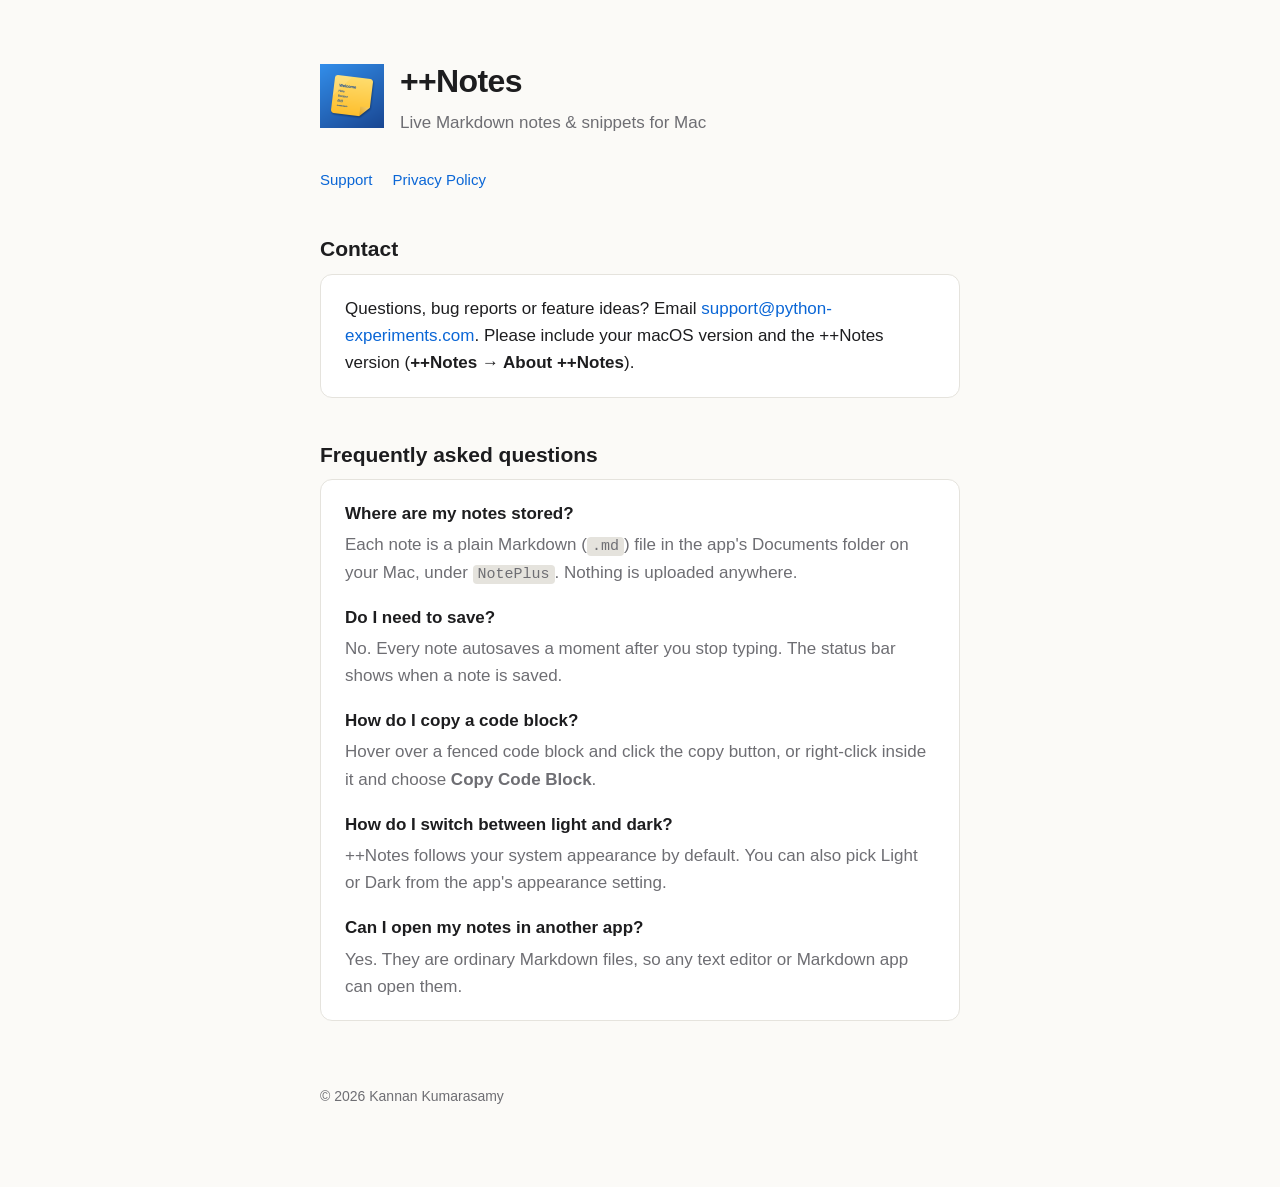
<file: index.html>
<!doctype html>
<html lang="en">
<head>
  <meta charset="utf-8">
  <meta name="viewport" content="width=device-width, initial-scale=1">
  <title>++Notes Support</title>
  <meta name="description" content="Help and contact for ++Notes, the live Markdown notes app for Mac.">
  <link rel="icon" href="icon.png">
  <link rel="stylesheet" href="style.css">
</head>
<body>
<main>
  <header>
    <img src="icon.png" alt="">
    <div>
      <h1>++Notes</h1>
      <p>Live Markdown notes &amp; snippets for Mac</p>
    </div>
  </header>
  <nav>
    <a href="./">Support</a>
    <a href="privacy.html">Privacy Policy</a>
  </nav>

  <h2>Contact</h2>
  <div class="card">
    Questions, bug reports or feature ideas? Email
    <a href="mailto:support@python-experiments.com">support@python-experiments.com</a>.
    Please include your macOS version and the ++Notes version
    (<strong>++Notes → About ++Notes</strong>).
  </div>

  <h2>Frequently asked questions</h2>
  <div class="card">
    <dl>
      <dt>Where are my notes stored?</dt>
      <dd>Each note is a plain Markdown (<code>.md</code>) file in the app's
        Documents folder on your Mac, under <code>NotePlus</code>. Nothing
        is uploaded anywhere.</dd>

      <dt>Do I need to save?</dt>
      <dd>No. Every note autosaves a moment after you stop typing. The status
        bar shows when a note is saved.</dd>

      <dt>How do I copy a code block?</dt>
      <dd>Hover over a fenced code block and click the copy button, or
        right-click inside it and choose <strong>Copy Code Block</strong>.</dd>

      <dt>How do I switch between light and dark?</dt>
      <dd>++Notes follows your system appearance by default. You can also
        pick Light or Dark from the app's appearance setting.</dd>

      <dt>Can I open my notes in another app?</dt>
      <dd>Yes. They are ordinary Markdown files, so any text editor or
        Markdown app can open them.</dd>
    </dl>
  </div>

  <footer>© 2026 Kannan Kumarasamy</footer>
</main>
</body>
</html>
</file>
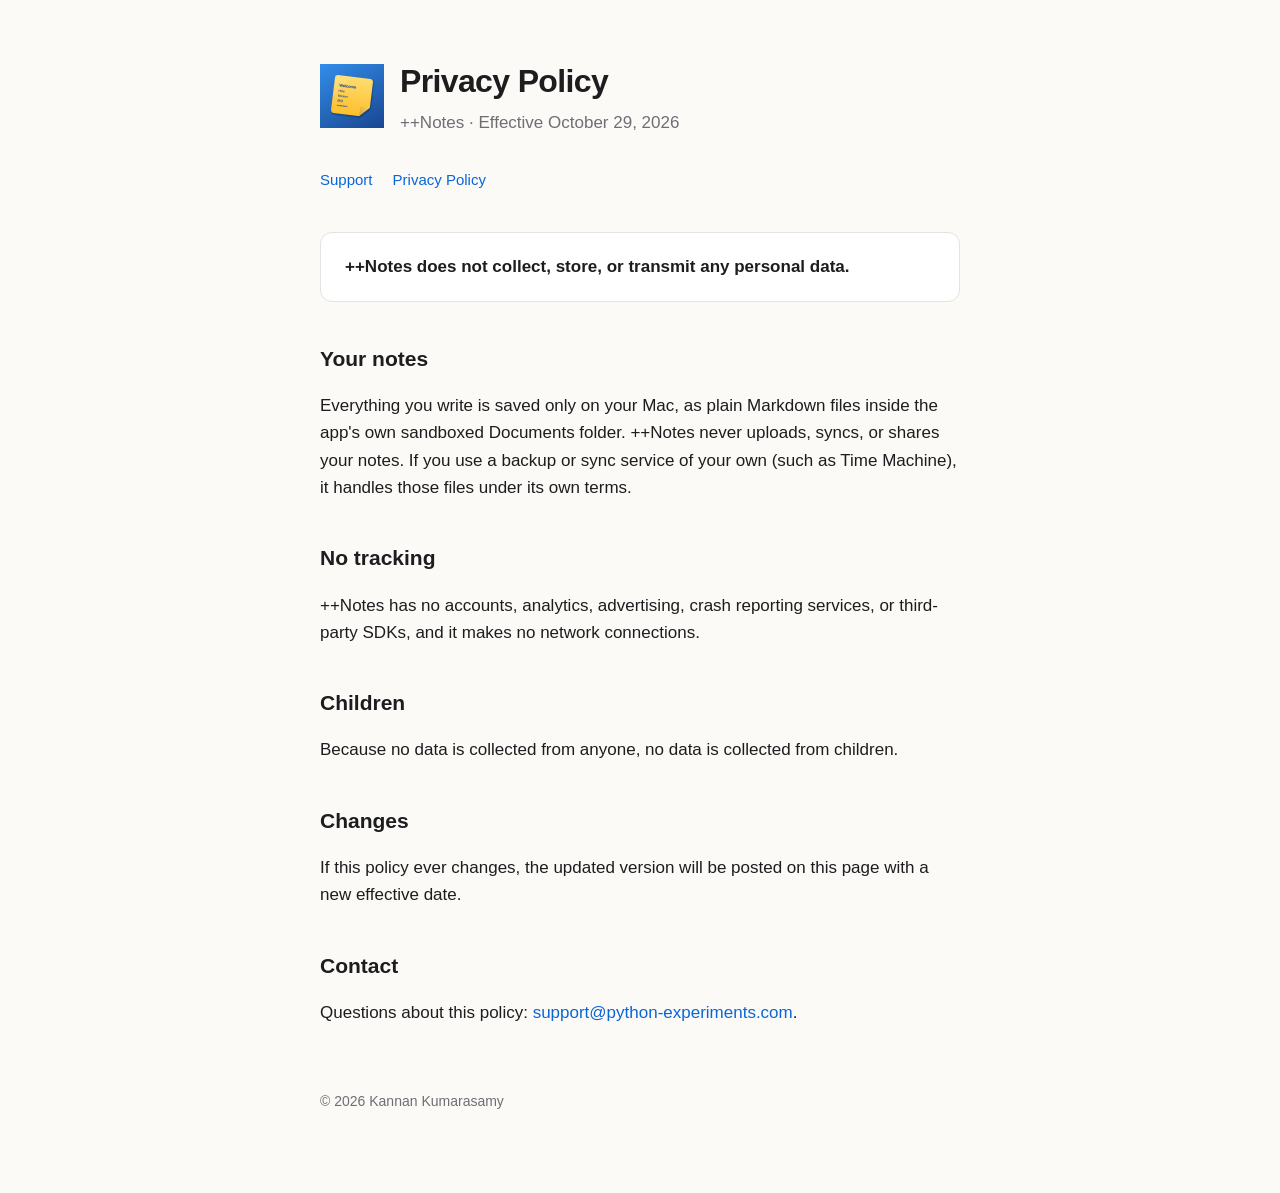
<file: privacy.html>
<!doctype html>
<html lang="en">
<head>
  <meta charset="utf-8">
  <meta name="viewport" content="width=device-width, initial-scale=1">
  <title>++Notes Privacy Policy</title>
  <meta name="description" content="++Notes does not collect any personal data.">
  <link rel="icon" href="icon.png">
  <link rel="stylesheet" href="style.css">
</head>
<body>
<main>
  <header>
    <img src="icon.png" alt="">
    <div>
      <h1>Privacy Policy</h1>
      <p>++Notes · Effective October 29, 2026</p>
    </div>
  </header>
  <nav>
    <a href="./">Support</a>
    <a href="privacy.html">Privacy Policy</a>
  </nav>

  <div class="card">
    <strong>++Notes does not collect, store, or transmit any personal data.</strong>
  </div>

  <h2>Your notes</h2>
  <p>Everything you write is saved only on your Mac, as plain Markdown files
    inside the app's own sandboxed Documents folder. ++Notes never uploads,
    syncs, or shares your notes. If you use a backup or sync service of your
    own (such as Time Machine), it handles those files under its own terms.</p>

  <h2>No tracking</h2>
  <p>++Notes has no accounts, analytics, advertising, crash reporting
    services, or third-party SDKs, and it makes no network connections.</p>

  <h2>Children</h2>
  <p>Because no data is collected from anyone, no data is collected from
    children.</p>

  <h2>Changes</h2>
  <p>If this policy ever changes, the updated version will be posted on this
    page with a new effective date.</p>

  <h2>Contact</h2>
  <p>Questions about this policy: <a href="mailto:support@python-experiments.com">support@python-experiments.com</a>.</p>

  <footer>© 2026 Kannan Kumarasamy</footer>
</main>
</body>
</html>
</file>
<file: style.css>
:root {
  --bg: #fbfaf7;
  --fg: #1d1d1f;
  --muted: #6e6e73;
  --line: #e5e3dd;
  --accent: #0a66d6;
  --card: #ffffff;
  color-scheme: light dark;
}
@media (prefers-color-scheme: dark) {
  :root {
    --bg: #161617;
    --fg: #f5f5f7;
    --muted: #a1a1a6;
    --line: #2c2c2e;
    --accent: #4d9bff;
    --card: #1e1e20;
  }
}
* { box-sizing: border-box; }
body {
  margin: 0;
  background: var(--bg);
  color: var(--fg);
  font: 17px/1.6 -apple-system, BlinkMacSystemFont, "Helvetica Neue", Arial, sans-serif;
}
main { max-width: 680px; margin: 0 auto; padding: 56px 20px 80px; }
header { display: flex; align-items: center; gap: 16px; margin-bottom: 32px; }
header img { width: 64px; height: 64px; }
header h1 { margin: 0; font-size: 32px; letter-spacing: -0.02em; }
header p { margin: 2px 0 0; color: var(--muted); }
nav { display: flex; gap: 20px; margin-bottom: 40px; font-size: 15px; }
a { color: var(--accent); text-decoration: none; }
a:hover { text-decoration: underline; }
h2 { font-size: 21px; margin: 40px 0 8px; }
.card {
  background: var(--card);
  border: 1px solid var(--line);
  border-radius: 12px;
  padding: 20px 24px;
}
dl { margin: 0; }
dt { font-weight: 600; margin-top: 18px; }
dt:first-child { margin-top: 0; }
dd { margin: 4px 0 0; color: var(--muted); }
code {
  font: 15px ui-monospace, SFMono-Regular, Menlo, monospace;
  background: var(--line);
  padding: 1px 5px;
  border-radius: 4px;
}
footer { margin-top: 64px; color: var(--muted); font-size: 14px; }
</file>
